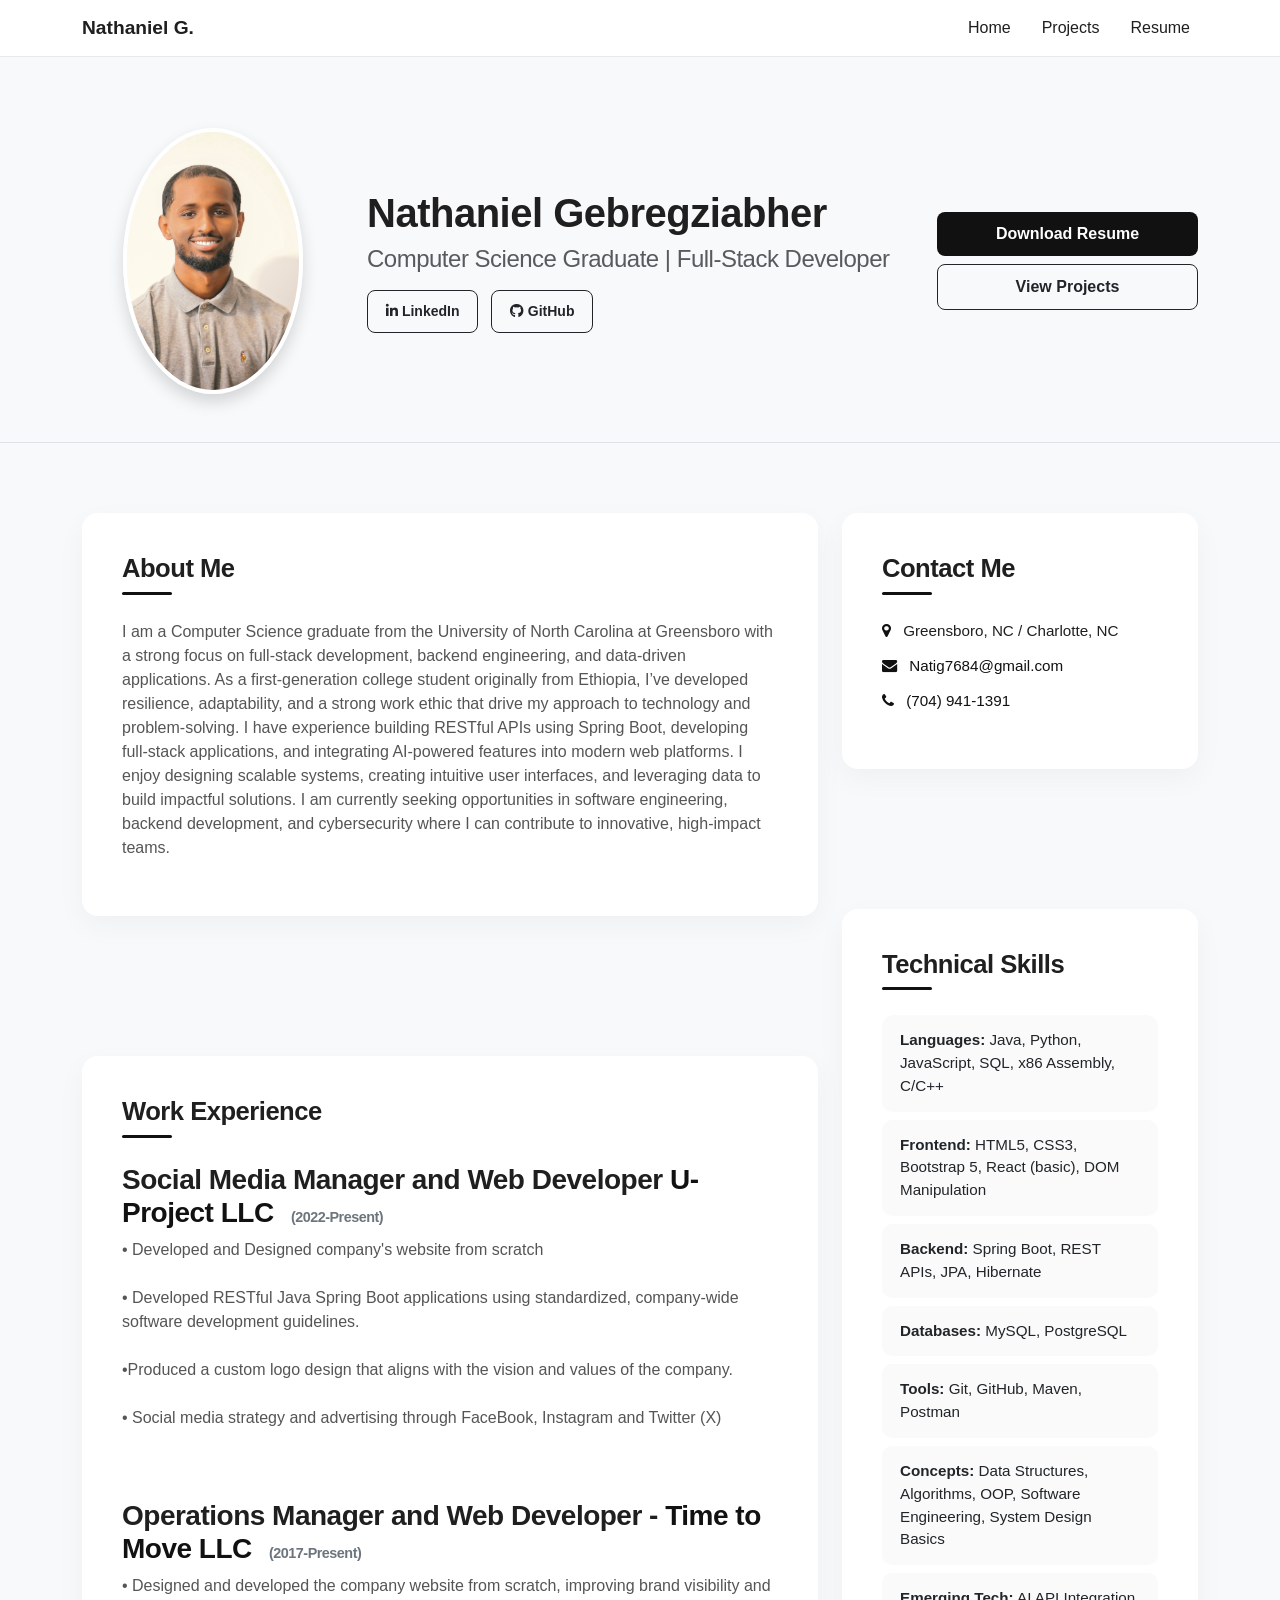
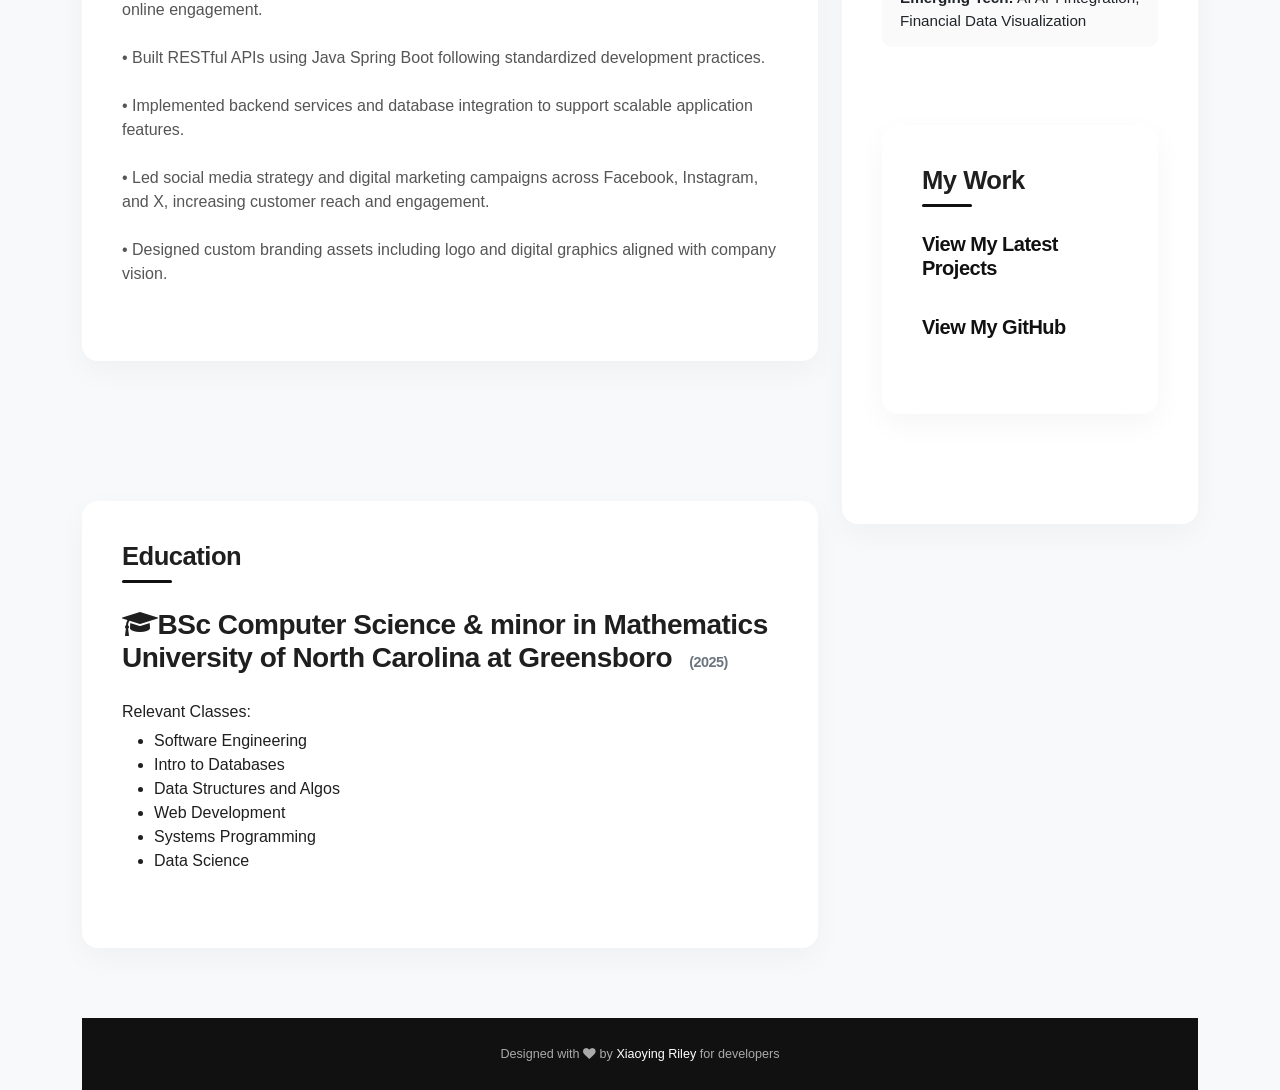
<file: index.html>
<!DOCTYPE html>
<html lang="en">

<head>
    <title>Nathaniel Gebregziabher</title>
    <!-- Meta -->
    <meta charset="utf-8">
    <meta http-equiv="X-UA-Compatible" content="IE=edge">
    <meta name="viewport" content="width=device-width, initial-scale=1.0">
    <link rel="shortcut icon" href="favicon.ico">
    <link href='http://fonts.googleapis.com/css?family=Lato:300,400,300italic,400italic' rel='stylesheet'
          type='text/css'>
    <link href='http://fonts.googleapis.com/css?family=Montserrat:400,700' rel='stylesheet' type='text/css'>
    <link href="https://cdn.jsdelivr.net/npm/bootstrap@5.3.2/dist/css/bootstrap.min.css" rel="stylesheet"/>
    <script>
        document.addEventListener("DOMContentLoaded", function () {

            const toggleBtn = document.getElementById("themeToggle");

            // Load saved theme
            if (localStorage.getItem("theme") === "dark") {
                document.body.classList.add("dark-mode");
            }

            if (toggleBtn) {
                toggleBtn.addEventListener("click", function () {
                    document.body.classList.toggle("dark-mode");

                    if (document.body.classList.contains("dark-mode")) {
                        localStorage.setItem("theme", "dark");
                    } else {
                        localStorage.setItem("theme", "light");
                    }
                });
            }

        });
    </script>
    <link rel="stylesheet"
          href="https://cdnjs.cloudflare.com/ajax/libs/font-awesome/6.0.0-beta3/css/all.min.css"/>
    <link href="https://cdn.jsdelivr.net/npm/bootstrap@5.3.0-alpha1/dist/css/bootstrap.min.css"
          rel="stylesheet"/>
    <link rel="stylesheet" href="assets/plugins/font-awesome/css/font-awesome.css">
    <link id="theme-style" rel="stylesheet" href="assets/css/styles.css">
</head>

<style>
    .center-image {
        display: block;
        margin: 0 auto;
    }

</style>

<nav class="navbar navbar-expand-lg fixed-top modern-navbar">
    <div class="container">
        <a class="navbar-brand fw-bold" href="index.html">
            Nathaniel G.
        </a>

        <button class="navbar-toggler" type="button" data-bs-toggle="collapse" data-bs-target="#navbarNav">
            <span class="navbar-toggler-icon"></span>
        </button>

        <div class="collapse navbar-collapse justify-content-end" id="navbarNav">
            <ul class="navbar-nav align-items-center">

                <li class="nav-item">
                    <a class="nav-link" href="index.html">Home</a>
                </li>

                <li class="nav-item">
                    <a class="nav-link" href="projects.html">Projects</a>
                </li>

                <li class="nav-item">
                    <a class="nav-link" href="assets/files/StackResume.pdf" target="_blank">
                        Resume
                    </a>
                </li>

               

            </ul>
        </div>
    </div>
</nav>
<script src="https://cdn.jsdelivr.net/npm/bootstrap@5.3.2/dist/js/bootstrap.bundle.min.js"></script>
<body>
<!-- ******HEADER****** -->
<header class="py-5 bg-light border-bottom">
  <div class="container">
    <div class="row align-items-center">

      <div class="col-md-3 text-center">
        <img src="assets/images/DSC_3402.jpg"
             class="img-fluid rounded-circle shadow"
             style="width:180px;">
      </div>

      <div class="col-md-6 text-center text-md-start mt-4 mt-md-0">
        <h1 class="fw-bold">Nathaniel Gebregziabher</h1>
        <h4 class="text-muted">Computer Science Graduate | Full-Stack Developer</h4>

        <div class="mt-3">
          <a href="http://linkedin.com/in/nathaniel-gebregziabher-b1441126b"
             class="btn btn-outline-dark btn-sm me-2">
             <i class="fab fa-linkedin"></i> LinkedIn
          </a>
          <a href="https://github.com/NateG1102"
             class="btn btn-outline-dark btn-sm">
             <i class="fab fa-github"></i> GitHub
          </a>
        </div>
      </div>

      <div class="col-md-3 text-center mt-4 mt-md-0">
        <a class="btn btn-dark w-100 mb-2"
           href="assets/files/StackResume.pdf" target="_blank">
           Download Resume
        </a>

        <a class="btn btn-outline-dark w-100"
           href="projects.html">
           View Projects
        </a>
      </div>

    </div>
  </div>
</header>
<!--//header-->
<!--//container-->
<div class="container sections-wrapper">
    <div class="row">
        <div class="primary col-md-8 col-sm-12 col-xs-12">
            <section class="about section">
                <div class="section-inner">
                    <h2 class="heading">About Me</h2>
                    <div class="content">
                        <p>
                            I am a Computer Science graduate from the University of North Carolina at Greensboro with a strong focus on
                            full-stack development, backend engineering, and data-driven applications.
                        
                            As a first-generation college student originally from Ethiopia, I’ve developed resilience, adaptability, and a
                            strong work ethic that drive my approach to technology and problem-solving.
                        
                            I have experience building RESTful APIs using Spring Boot, developing full-stack applications, and integrating
                            AI-powered features into modern web platforms. I enjoy designing scalable systems, creating intuitive user
                            interfaces, and leveraging data to build impactful solutions.
                        
                            I am currently seeking opportunities in software engineering, backend development, and cybersecurity where I can
                            contribute to innovative, high-impact teams.
                        </p>
                    </div>
                    <!--//content-->
                </div>
                <!--//section-inner-->
            </section>
            <!--//section-->
            <section class="experience section">
                <div class="section-inner">
                    <h2 class="heading">Work Experience</h2>
                    <div class="content">
                        <div class="item" name="Job1">
                            <h3 class="title">Social Media
                                Manager and Web Developer <span class="place">
                    <a href="#">U-Project LLC</a>
                  </span>
                                <span class="year">(2022-Present)</span>
                            </h3>
                            <p> • Developed and Designed company's website from scratch
                                <br> <br>
                                • Developed RESTful Java Spring Boot applications using standardized, company-wide
                                software development guidelines.
                                <br><br>
                                •Produced a custom logo design that aligns with the vision and values of the company.
                                <br><br>
                                • Social media strategy and advertising through FaceBook, Instagram and Twitter (X) </p>
                        </div>
                        <!--//item-->
                        <div class="item" name="Job2">
                            <h3 class="title"><br>Operations Manager and Web Developer  - <span class="place">
                    <a href="#">Time to Move LLC</a>
                  </span>
                                <span class="year">(2017-Present)</span>
                            </h3>
                            <p>
                                • Designed and developed the company website from scratch, improving brand visibility and online engagement.
                                <br><br>
                                • Built RESTful APIs using Java Spring Boot following standardized development practices.
                                <br><br>
                                • Implemented backend services and database integration to support scalable application features.
                                <br><br>
                                • Led social media strategy and digital marketing campaigns across Facebook, Instagram, and X, increasing customer
                                reach and engagement.
                                <br><br>
                                • Designed custom branding assets including logo and digital graphics aligned with company vision.
                            </p>
                        </div>
                    </div>
                    <!--//content-->
                </div>
                <!--//section-inner-->
            </section>
            <!--//section-->
            <section class="education section">
                <div class="section-inner">
                    <h2 class="heading">Education</h2>
                    <div class="content"></div>
                    <!--//item-->
                    <div class="item">
                        <h3 class="title">
                            <i class="fa fa-graduation-cap"></i>BSc Computer Science & minor in Mathematics
                            <span class="university"> <br>University of North Carolina at Greensboro</span> <span class="year">(2025)</span>
                        </h3>

                        <h6 class="university"> <br>Relevant Classes:</h6>
                        <ul>
                            <li>Software Engineering</li>
                            <li>Intro to Databases</li>
                            <li>Data Structures and Algos</li>
                            <li>Web Development</li>
                            <li>Systems Programming</li>
                            <li>Data Science</li>
                        </ul>
                    </div>
                    <!--//content-->
                </div>
                <!--//section-inner-->
            </section>

        </div>  <!--//primary-->
        <!--     // Aside-->
        <div class="secondary col-md-4 col-sm-12 col-xs-12">
            <aside class="info aside section">
                <div class="section-inner">
                    <h2 class="heading">Contact Me</h2>
                    <div class="content">
                        <ul class="list-unstyled">
                            <li>
                                <i class="fa fa-map-marker"></i>
                                <span class="sr-only">Location:</span>Greensboro, NC / Charlotte, NC
                            </li>
                            <li>
                                <i class="fa fa-envelope"></i>
                                <span class="sr-only">Email:</span>
                                <a href="mailto:Natig7684@gmail.com">Natig7684@gmail.com</a>
                            </li>

                            <li>
                                <i class="fa fa-phone"></i>
                                <span class="sr-only">Phone:</span>
                                <a href="tel:7049411391">(704) 941-1391</a>
                            </li>
                        </ul>
                    </div>
                    <!--//content-->
                </div>
                <!--//section-inner-->
            </aside>
            <!--//aside-->
            <aside class="skills aside section">
                <div class="section-inner">
                    <h2 class="heading">Technical Skills</h2>
                    
                    <ul class="list-group list-group-flush">
                    
                        <li class="list-group-item"><strong>Languages:</strong> Java, Python, JavaScript, SQL, x86 Assembly, C/C++</li>
                    
                        <li class="list-group-item"><strong>Frontend:</strong> HTML5, CSS3, Bootstrap 5, React (basic), DOM Manipulation
                        </li>
                    
                        <li class="list-group-item"><strong>Backend:</strong> Spring Boot, REST APIs, JPA, Hibernate</li>
                    
                        <li class="list-group-item"><strong>Databases:</strong> MySQL, PostgreSQL</li>
                    
                        <li class="list-group-item"><strong>Tools:</strong> Git, GitHub, Maven, Postman</li>
                    
                        <li class="list-group-item"><strong>Concepts:</strong> Data Structures, Algorithms, OOP, Software Engineering,
                            System Design Basics</li>
                    
                        <li class="list-group-item"><strong>Emerging Tech:</strong> AI API Integration, Financial Data Visualization</li>
                    
                    </ul>
            <!--//section-->
            <aside class="info section">
                <div class="section-inner">
                    <h2 class="heading">My Work</h2>
                    <div class="content">
                        <div class="item">
                            <h5><a href="projects.html">View My Latest Projects</a></h5>
                        </div>
                        <div class="item">
                            <h5><a href="https://github.com/NateG1102">View My GitHub</a></h5>
                        </div>


                    </div>
                    <!--//content-->
                </div>
                <!--//section-inner-->
            </aside>
            <!--//section-->
        </div>
        <!--//secondary-->
    </div>
    <!--//row-->
</div>
<!-- ******FOOTER****** -->
<footer class="footer">
    <div class="container text-center">
        <!--/* This template is released under the Creative Commons Attribution 3.0 License. Please keep the attribution link below when using for your own project. Thank you for your support. :) If you'd like to use the template without the attribution, you can check out other license options via our website: themes.3rdwavemedia.com */-->
        <small class="copyright">Designed with <i class="fa fa-heart"></i> by <a href="http://themes.3rdwavemedia.com"
                                                                                 target="_blank">Xiaoying Riley</a> for
            developers </small>
    </div>
    <!--//container-->
</footer>
<!--//footer-->

<!-- custom js -->
<script type="text/javascript" src="assets/js/main.js"></script>
</body>

</html>
</file>
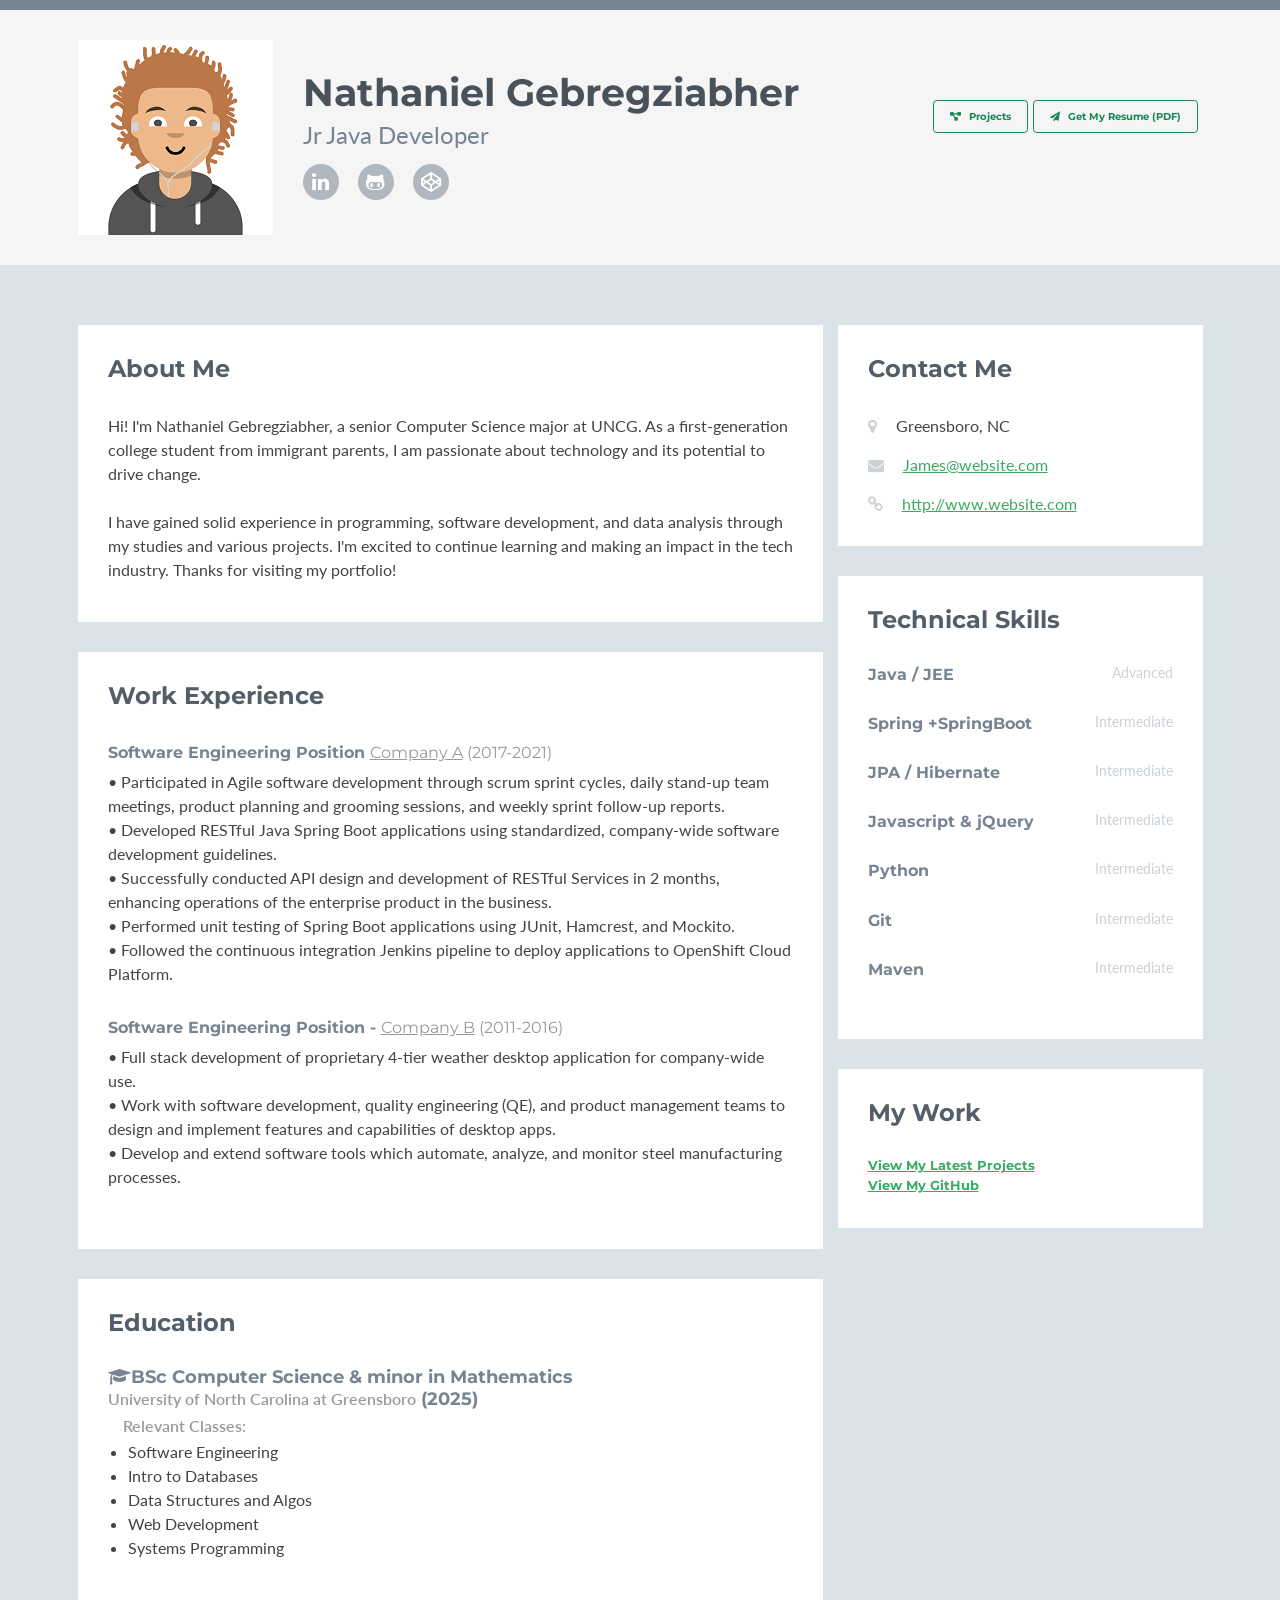
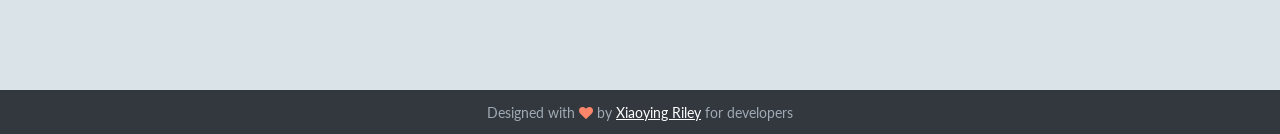
<file: uncg-csc340.github.io-main/index.html>
<!DOCTYPE html>
<html lang="en">

<head>
    <title>James Gosling</title>
    <!-- Meta -->
    <meta charset="utf-8">
    <meta http-equiv="X-UA-Compatible" content="IE=edge">
    <meta name="viewport" content="width=device-width, initial-scale=1.0">
    <link rel="shortcut icon" href="favicon.ico">
    <link href='http://fonts.googleapis.com/css?family=Lato:300,400,300italic,400italic' rel='stylesheet'
          type='text/css'>
    <link href='http://fonts.googleapis.com/css?family=Montserrat:400,700' rel='stylesheet' type='text/css'>
    <link rel="stylesheet" href="assets/plugins/bootstrap/css/bootstrap.min.css">
    <link rel="stylesheet"
          href="https://cdnjs.cloudflare.com/ajax/libs/font-awesome/6.0.0-beta3/css/all.min.css"/>
    <link href="https://cdn.jsdelivr.net/npm/bootstrap@5.3.0-alpha1/dist/css/bootstrap.min.css"
          rel="stylesheet"/>
    <link rel="stylesheet" href="assets/plugins/font-awesome/css/font-awesome.css">
    <link id="theme-style" rel="stylesheet" href="assets/css/styles.css">
</head>

<body>
<!-- ******HEADER****** -->
<header class="header">
    <div class="container">
        <img class="profile-image img-responsive pull-left" src="assets/images/avatar.png" alt="Avatar"/>
        <div class="profile-content pull-left">
            <h1 class="name">Nathaniel Gebregziabher</h1>
            <h2 class="desc">Jr Java Developer</h2>
            <ul class="social list-inline">
                <li class="list-inline-item">
                    <a href=http://linkedin.com/in/nathaniel-gebregziabher-b1441126b">
                        <i class="fa fa-linkedin"></i>
                    </a>
                </li>
                <li class="list-inline-item">
                    <a href="https://github.com/NateG1102">
                        <i class="fa fa-github-alt"></i>
                    </a>
                </li>

                <li class="list-inline-item last-item">
                    <a href="http://www.codepen.io">
                        <i class="fa fa-codepen"></i>
                    </a>
                </li>
            </ul>
        </div>
        <div class="col-12 col-md-auto pull-right">
            <a class="btn btn-outline-success me-2" href="assets/files/resume (1).pdf" target="_blank"><i
                    class="fa fa-paper-plane"></i>
                Get My Resume (PDF)</a>
        </div><!--//col-->
        <div class="col-12 col-md-auto pull-right">
            <a class="btn btn-outline-success me-2" href="projects.html" target="_blank"><i
                    class="fa fa-diagram-project"></i>
                Projects</a>
        </div><!--//col-->
    </div>
</header>
<!--//header-->
<!--//container-->
<div class="container sections-wrapper">
    <div class="row">
        <div class="primary col-md-8 col-sm-12 col-xs-12">
            <section class="about section">
                <div class="section-inner">
                    <h2 class="heading">About Me</h2>
                    <div class="content">
                        <p> Hi! I'm Nathaniel Gebregziabher, a senior Computer Science major at UNCG. As a first-generation college student from immigrant parents, I am passionate about technology and its potential to drive change.
                            <br><br>I have gained solid experience in programming, software development, and data analysis through my studies and various projects. I'm excited to continue learning and making an impact in the tech industry. Thanks for visiting my portfolio! </p>
                    </div>
                    <!--//content-->
                </div>
                <!--//section-inner-->
            </section>
            <!--//section-->
            <section class="experience section">
                <div class="section-inner">
                    <h2 class="heading">Work Experience</h2>
                    <div class="content">
                        <div class="item" name="Job1">
                            <h3 class="title">Software Engineering Position <span class="place">
                    <a href="#">Company A</a>
                  </span>
                                <span class="year">(2017-2021)</span>
                            </h3>
                            <p> • Participated in Agile software development through scrum sprint cycles, daily stand-up
                                team
                                meetings, product planning and grooming sessions, and weekly sprint follow-up reports.
                                <br>
                                • Developed RESTful Java Spring Boot applications using standardized, company-wide
                                software
                                development guidelines. <br>
                                • Successfully conducted API design and development of RESTful Services in 2 months,
                                enhancing
                                operations of the enterprise product in the business. <br>
                                • Performed unit testing of Spring Boot applications using JUnit, Hamcrest, and Mockito.
                                <br>
                                • Followed the continuous integration Jenkins pipeline to deploy applications to
                                OpenShift Cloud
                                Platform. </p>
                        </div>
                        <!--//item-->
                        <div class="item" name="Job2">
                            <h3 class="title">Software Engineering Position - <span class="place">
                    <a href="#">Company B</a>
                  </span>
                                <span class="year">(2011-2016)</span>
                            </h3>
                            <p> • Full stack development of proprietary 4-tier weather desktop application for
                                company-wide use.
                                <br>
                                • Work with software development, quality engineering (QE), and product management teams
                                to design and
                                implement features and capabilities of desktop apps. <br>
                                • Develop and extend software tools which automate, analyze, and monitor steel
                                manufacturing
                                processes.
                            </p>
                        </div>
                    </div>
                    <!--//content-->
                </div>
                <!--//section-inner-->
            </section>
            <!--//section-->
            <section class="education section">
                <div class="section-inner">
                    <h2 class="heading">Education</h2>
                    <div class="content"></div>
                    <!--//item-->
                    <div class="item">
                        <h3 class="title">
                            <i class="fa fa-graduation-cap"></i>BSc Computer Science & minor in Mathematics
                            <span class="university"> <br>University of North Carolina at Greensboro</span> <span class="year">(2025)</span>
                        </h3>

                        <h6 class="university">Relevant Classes:</h6>
                        <ul>
                            <li>Software Engineering</li>
                            <li>Intro to Databases</li>
                            <li>Data Structures and Algos</li>
                            <li>Web Development</li>
                            <li>Systems Programming</li>
                        </ul>
                    </div>
                    <!--//content-->
                </div>
                <!--//section-inner-->
            </section>

        </div>  <!--//primary-->
        <!--     // Aside-->
        <div class="secondary col-md-4 col-sm-12 col-xs-12">
            <aside class="info aside section">
                <div class="section-inner">
                    <h2 class="heading">Contact Me</h2>
                    <div class="content">
                        <ul class="list-unstyled">
                            <li>
                                <i class="fa fa-map-marker"></i>
                                <span class="sr-only">Location:</span>Greensboro, NC
                            </li>
                            <li>
                                <i class="fa fa-envelope"></i>
                                <span class="sr-only">Email:</span>
                                <a href="mailto:james@website.com">James@website.com</a>
                            </li>
                            <li>
                                <i class="fa fa-link"></i>
                                <span class="sr-only">Website:</span>
                                <a href="#">http://www.website.com</a>
                            </li>
                        </ul>
                    </div>
                    <!--//content-->
                </div>
                <!--//section-inner-->
            </aside>
            <!--//aside-->
            <aside class="skills aside section">
                <div class="section-inner">
                    <h2 class="heading">Technical Skills</h2>
                    <div class="content">
                        <div class="skillset">
                            <div class="item">
                                <h3 class="level-title">Java / JEE <span class="level-label" data-placement="left"
                                                                         data-animation="true">Advanced</span>
                                </h3>
                                <!--
                                  <div class="level-bar">
                                    <div class="level-bar-inner" data-level="80%"></div>
                                  </div>//level-bar-->
                            </div>
                            <!--//item-->
                            <div class="item">
                                <h3 class="level-title">Spring +SpringBoot <span class="level-label"
                                                                                 data-placement="left"
                                                                                 data-animation="true">Intermediate</span>
                                </h3>
                            </div>
                            <!--//item-->
                            <div class="item">
                                <h3 class="level-title">JPA / Hibernate <span class="level-label" data-placement="left"
                                                                              data-animation="true">Intermediate</span>
                                </h3>
                                <!-- <div class="level-bar"><div class="level-bar-inner" data-level="80%"></div></div>//level-bar-->
                            </div>
                            <!--//item-->
                            <!--//item-->
                            <div class="item">
                                <h3 class="level-title">Javascript &amp; jQuery <span class="level-label"
                                                                                      data-placement="left"
                                                                                      data-animation="true">Intermediate</span>
                                </h3>
                            </div>

                            <!--//item-->
                            <div class="item">
                                <h3 class="level-title">Python <span class="level-label">Intermediate</span>
                                </h3>
                            </div>
                            <!--//item-->
                            <div class="item">
                                <h3 class="level-title">Git <span class="level-label">Intermediate</span>
                                </h3>
                                <!--//level-bar-->
                                <!--<div class="level-bar"><div class="level-bar-inner" data-level="45%"></div></div>
                                    -->
                            </div>
                            <!--//item-->
                            <div class="item">
                                <h3 class="level-title">Maven <span class="level-label">Intermediate</span>
                                </h3>
                            </div>
                            <!--//item-->
                        </div>
                    </div>
                    <!--//content-->
                </div>
                <!--//section-inner-->
            </aside>
            <!--//section-->
            <aside class="info section">
                <div class="section-inner">
                    <h2 class="heading">My Work</h2>
                    <div class="content">
                        <div class="item">
                            <h5><a href="projects.html">View My Latest Projects</a></h5>
                        </div>
                        <div class="item">
                            <h5><a href="github.com">View My GitHub</a></h5>
                        </div>


                    </div>
                    <!--//content-->
                </div>
                <!--//section-inner-->
            </aside>
            <!--//section-->
        </div>
        <!--//secondary-->
    </div>
    <!--//row-->
</div>
<!-- ******FOOTER****** -->
<footer class="footer">
    <div class="container text-center">
        <!--/* This template is released under the Creative Commons Attribution 3.0 License. Please keep the attribution link below when using for your own project. Thank you for your support. :) If you'd like to use the template without the attribution, you can check out other license options via our website: themes.3rdwavemedia.com */-->
        <small class="copyright">Designed with <i class="fa fa-heart"></i> by <a href="http://themes.3rdwavemedia.com"
                                                                                 target="_blank">Xiaoying Riley</a> for
            developers </small>
    </div>
    <!--//container-->
</footer>
<!--//footer-->
<!-- Javascript -->
<script type="text/javascript" src="assets/plugins/jquery-1.11.3.min.js"></script>
<script type="text/javascript" src="assets/plugins/bootstrap/js/bootstrap.min.js"></script>
<script type="text/javascript" src="assets/plugins/jquery-rss/dist/jquery.rss.min.js"></script>
<!-- custom js -->
<script type="text/javascript" src="assets/js/main.js"></script>
</body>

</html>
</file>
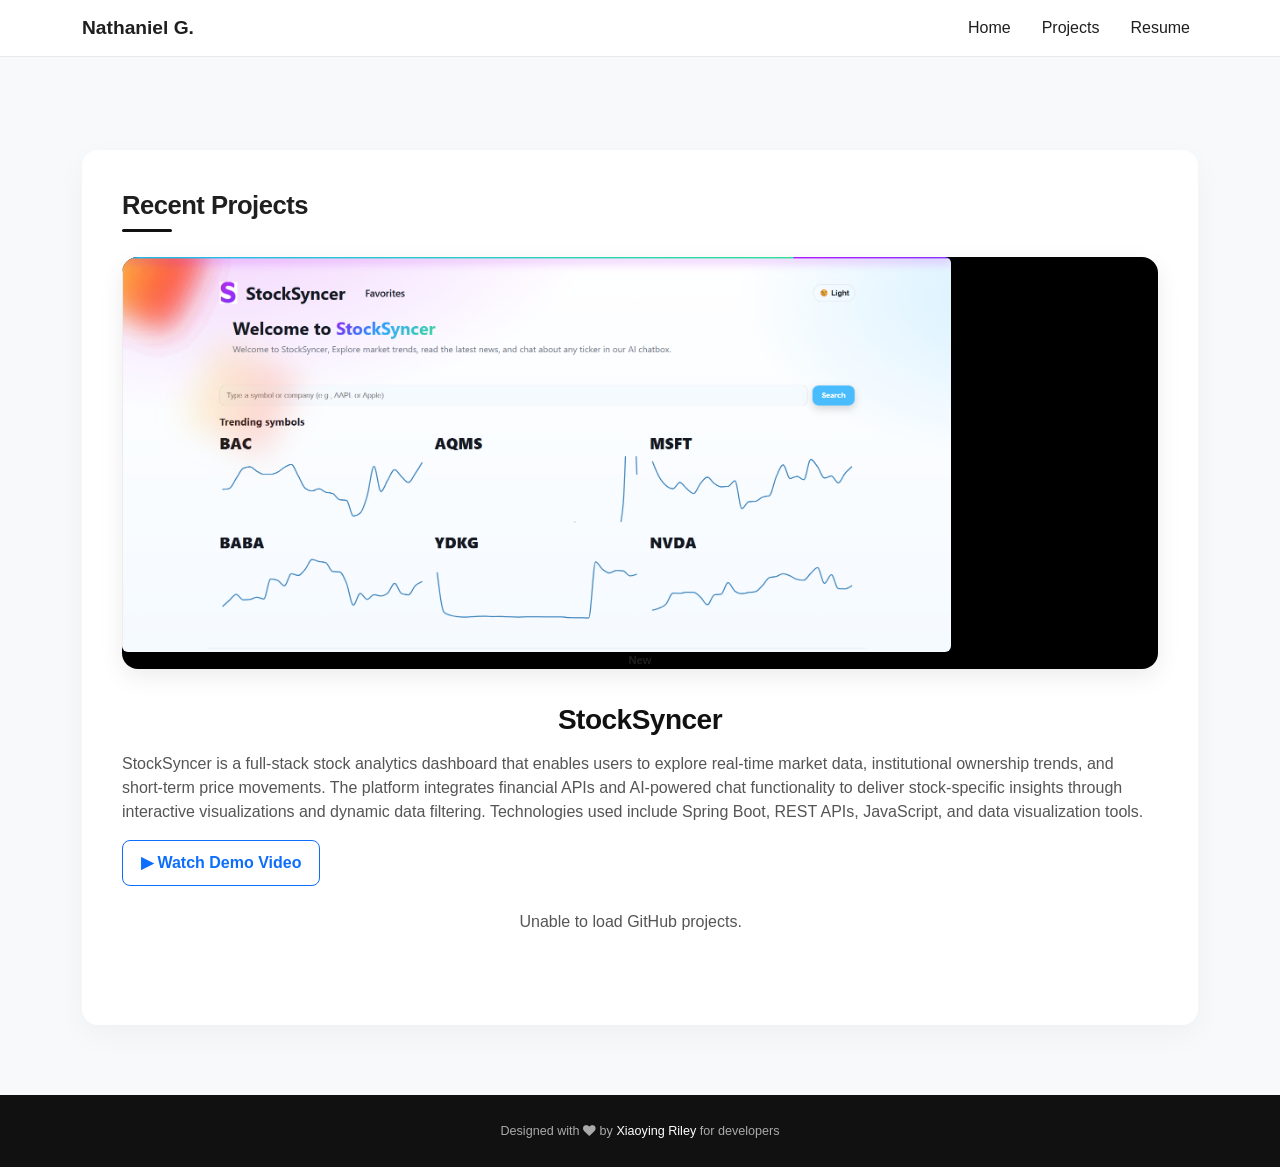
<file: projects.html>
<!DOCTYPE html>
<html lang="en">
<head>
    <title>Nathaniel Gebregziabher - Projects</title>
    <!-- Meta -->
    <meta charset="utf-8">
    <meta http-equiv="X-UA-Compatible" content="IE=edge">
    <meta name="viewport" content="width=device-width, initial-scale=1.0">
    <link rel="shortcut icon" href="favicon.ico">
    <link href='http://fonts.googleapis.com/css?family=Lato:300,400,300italic,400italic' rel='stylesheet'
          type='text/css'>
    <link href='http://fonts.googleapis.com/css?family=Montserrat:400,700' rel='stylesheet' type='text/css'>
    <!-- Global CSS -->
    <link href="https://cdn.jsdelivr.net/npm/bootstrap@5.3.2/dist/css/bootstrap.min.css" rel="stylesheet"/>
    <link rel="stylesheet"
          href="https://cdnjs.cloudflare.com/ajax/libs/font-awesome/6.0.0-beta3/css/all.min.css"/>
    <link href="https://cdn.jsdelivr.net/npm/bootstrap@5.3.0-alpha1/dist/css/bootstrap.min.css"
          rel="stylesheet"/>
          
    <!--    Plugins CSS-->
    <link rel="stylesheet" href="assets/plugins/font-awesome/css/font-awesome.css">
    <!-- Theme CSS -->
    <link id="theme-style" rel="stylesheet" href="assets/css/styles.css">
</head>
<script src="https://cdn.jsdelivr.net/npm/bootstrap@5.3.2/dist/js/bootstrap.bundle.min.js"></script>

<script>
document.addEventListener("DOMContentLoaded", function () {

  const username = "NateG1102";
  const gallery = document.getElementById("gallery");

  fetch(`https://api.github.com/users/${username}/repos?sort=updated`)
    .then(response => response.json())
    .then(repos => {

      repos
        .filter(repo => !repo.fork)
        .slice(0, 6)
        .forEach(repo => {

          const card = document.createElement("div");
          card.className = "col";

          card.innerHTML = `
            <div class="card h-100 shadow-sm">
              <div class="card-body d-flex flex-column">
                <h5 class="card-title">${repo.name}</h5>
                <p class="card-text">
                  ${repo.description ? repo.description : "No description provided."}
                </p>
                <div class="mt-auto">
                  <a href="${repo.html_url}" target="_blank"
                     class="btn btn-dark btn-sm">
                     View on GitHub
                  </a>
                </div>
              </div>
            </div>
          `;

          gallery.appendChild(card);
        });

    })
    .catch(error => {
      gallery.innerHTML = "<p>Unable to load GitHub projects.</p>";
      console.error(error);
    });

});
</script>

<body>
<!-- ******HEADER****** -->
<nav class="navbar navbar-expand-lg fixed-top modern-navbar">
    <div class="container">
        <a class="navbar-brand fw-bold" href="index.html">
            Nathaniel G.
        </a>

        <button class="navbar-toggler" type="button" data-bs-toggle="collapse" data-bs-target="#navbarNav"
            aria-controls="navbarNav" aria-expanded="false" aria-label="Toggle navigation">
            <span class="navbar-toggler-icon"></span>
        </button>

        <div class="collapse navbar-collapse justify-content-end" id="navbarNav">
            <ul class="navbar-nav align-items-center">

                <li class="nav-item">
                    <a class="nav-link" href="index.html">Home</a>
                </li>

                <li class="nav-item">
                    <a class="nav-link active" href="projects.html">Projects</a>
                </li>

                <li class="nav-item">
                    <a class="nav-link" href="assets/files/StackResume.pdf" target="_blank">
                        Resume
                    </a>
                </li>

                
            </ul>
        </div>
    </div>
</nav>
<div class="container sections-wrapper">
    <div class="primary ">
        <!--//section-->
        <section class="latest section">
            <div class="section-inner" id="projects" name="projects">
                <h2 class="heading">Recent Projects</h2>
                <div class="item featured text-center">

                    <div class="featured-image has-ribbon" style="background-color:black">
                            <img class="img-fluid project-image rounded shadow-sm"
                                 src="assets/images/Stock.png" alt="project name"
                                 style="width:80%"/>
                        </a>
                        <div class="ribbon">
                            <div class="text">New</div>
                        </div>
                    </div>

                    <h3 class="title mb-3"><a href="https://github.com/NateG1102/Capstone"
                                              target="_blank"> <br>StockSyncer</a>
                    </h3>

                    <div class="desc text-start">
<p>
    StockSyncer is a full-stack stock analytics dashboard that enables users to explore real-time market data,
    institutional ownership trends, and short-term price movements.

    The platform integrates financial APIs and AI-powered chat functionality to deliver stock-specific insights through
    interactive visualizations and dynamic data filtering.

    Technologies used include Spring Boot, REST APIs, JavaScript, and data visualization tools.
</p>                  <a href="assets/images/project vid (1).mp4"
   class="btn btn-outline-primary">
    ▶ Watch Demo Video
</a>
                    
                <!--//content comes from API-->
                <div id="gallery"
                     class="row row-cols-1 row-cols-md-4 g-4 justify-content-center mt-auto github-link">

                </div>
            </div>
            <!--//section-inner-->
        </section>
        <!--//section-->
    </div>
</div>

<!-- ******FOOTER****** -->
<footer class="footer">
    <div class="container text-center">
        <!--/* This template is released under the Creative Commons Attribution 3.0 License. Please keep the attribution link below when using for your own project. Thank you for your support. :) If you'd like to use the template without the attribution, you can check out other license options via our website: themes.3rdwavemedia.com */-->
        <small class="copyright">Designed with <i class="fa fa-heart"></i> by <a href="http://themes.3rdwavemedia.com"
                                                                                 target="_blank">Xiaoying Riley</a> for
            developers </small>
    </div>
    <!--//container-->
</footer>
<!--//footer-->

<!-- custom js -->
<script type="text/javascript" src="assets/js/main.js"></script>

</body>
</html>
</file>
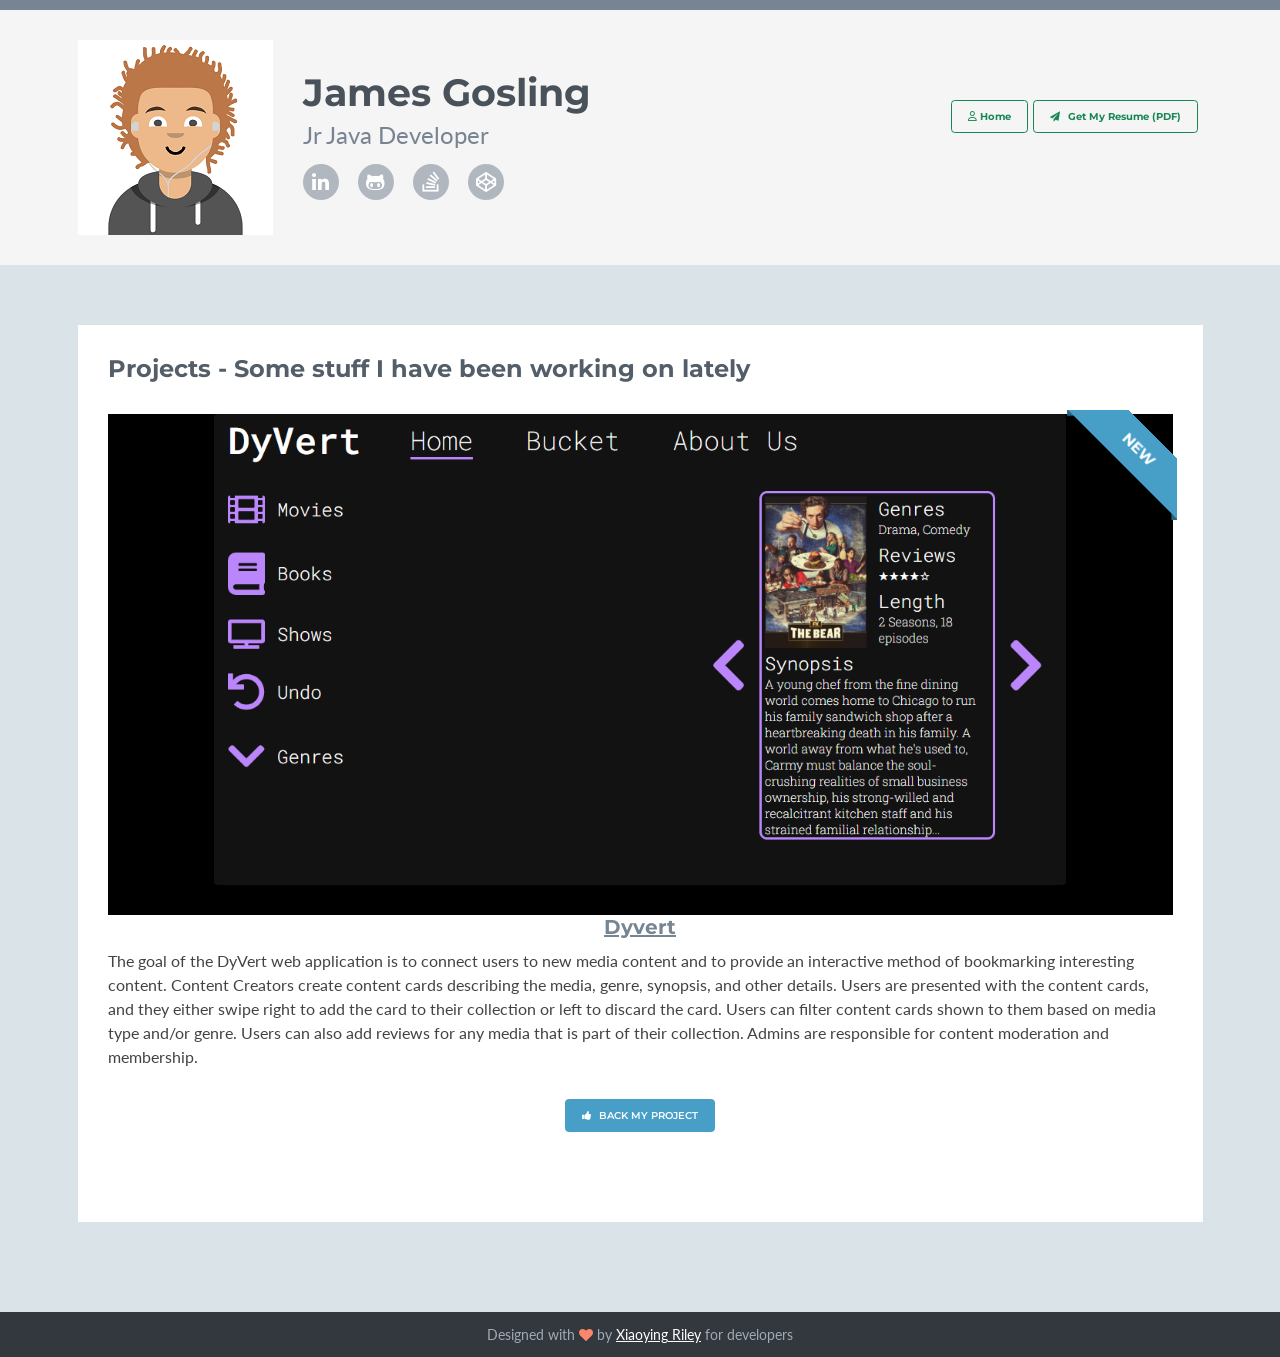
<file: uncg-csc340.github.io-main/projects.html>
<!DOCTYPE html>
<html lang="en">
<head>
    <title>James Gosling - Projects</title>
    <!-- Meta -->
    <meta charset="utf-8">
    <meta http-equiv="X-UA-Compatible" content="IE=edge">
    <meta name="viewport" content="width=device-width, initial-scale=1.0">
    <link rel="shortcut icon" href="favicon.ico">
    <link href='http://fonts.googleapis.com/css?family=Lato:300,400,300italic,400italic' rel='stylesheet'
          type='text/css'>
    <link href='http://fonts.googleapis.com/css?family=Montserrat:400,700' rel='stylesheet' type='text/css'>
    <!-- Global CSS -->
    <link rel="stylesheet" href="assets/plugins/bootstrap/css/bootstrap.min.css">
    <link rel="stylesheet"
          href="https://cdnjs.cloudflare.com/ajax/libs/font-awesome/6.0.0-beta3/css/all.min.css"/>
    <link href="https://cdn.jsdelivr.net/npm/bootstrap@5.3.0-alpha1/dist/css/bootstrap.min.css"
          rel="stylesheet"/>
    <!--    Plugins CSS-->
    <link rel="stylesheet" href="assets/plugins/font-awesome/css/font-awesome.css">
    <!-- Theme CSS -->
    <link id="theme-style" rel="stylesheet" href="assets/css/styles.css">
</head>
<body>
<!-- ******HEADER****** -->
<header class="header">
    <div class="container">
        <img class="profile-image img-responsive pull-left" src="assets/images/avatar.png" alt="Avatar"/>
        <div class="profile-content pull-left">
            <h1 class="name">James Gosling</h1>
            <h2 class="desc">Jr Java Developer</h2>
            <ul class="social list-inline">
                <li class="list-inline-item">
                    <a href="http://www.linkedin.com">
                        <i class="fa fa-linkedin"></i>
                    </a>
                </li>
                <li class="list-inline-item">
                    <a href="http://github.com/CSC340-sp24">
                        <i class="fa fa-github-alt"></i>
                    </a>
                </li>
                <li class="list-inline-item">
                    <a href="http://www.stackoverflow.com">
                        <i class="fa fa-stack-overflow"></i>
                    </a>
                </li>
                <li class="list-inline-item last-item">
                    <a href="http://www.codepen.io">
                        <i class="fa fa-codepen"></i>
                    </a>
                </li>
            </ul>
        </div>
        <div class="col-12 col-md-auto pull-right">
            <a class="btn btn-outline-success me-2" href="assets/files/resume.pdf" target="_blank"><i
                    class="fa fa-paper-plane"></i>
                Get My Resume (PDF)</a>
        </div><!--//col-->
        <div class="col-12 col-md-auto pull-right">
            <a class="btn btn-outline-success me-2" href="index.html" target="_blank"><i
                    class="fa-regular fa-user"></i>
                Home</a>
        </div><!--//col-->
    </div>
    <!--//container-->
</header>
<div class="container sections-wrapper">
    <div class="primary ">
        <!--//section-->
        <section class="latest section">
            <div class="section-inner" id="projects" name="projects">
                <h2 class="heading">Projects - Some stuff I have been working on lately</h2>
                <div class="item featured text-center">

                    <div class="featured-image has-ribbon" style="background-color:black">
                        <a href="https://github.com/uncg-csc340/dyvert" target="_blank">
                            <img class="img-fluid project-image rounded shadow-sm"
                                 src="assets/images/projects/dyvert.png" alt="project name"
                                 style="width:80%"/>
                        </a>
                        <div class="ribbon">
                            <div class="text">New</div>
                        </div>
                    </div>

                    <h3 class="title mb-3"><a href="https://github.com/uncg-csc340/dyvert"
                                              target="_blank">Dyvert</a>
                    </h3>

                    <div class="desc text-start">
                        <p>The goal of the DyVert web application is to connect users to new media content and to
                            provide an interactive method of bookmarking interesting content. Content Creators
                            create content cards describing the media, genre, synopsis, and other details. Users are
                            presented with the content cards, and they either swipe right to add the card to their
                            collection or left to discard the card. Users can filter content cards shown to them
                            based on media type and/or genre. Users can also add reviews for any media that is part
                            of their collection. Admins are responsible for content moderation and membership. </p>
                    </div><!--//desc-->
                    <a class="btn btn-cta-secondary" href="https://github.com/uncg-csc340/dyvert" target="_blank"><i
                            class="fa fa-thumbs-up"></i> Back my project</a>
                </div><!--//item-->
                <!--//content comes from API-->
                <div id="gallery"
                     class="row row-cols-1 row-cols-md-4 g-4 justify-content-center mt-auto github-link">

                </div>
            </div>
            <!--//section-inner-->
        </section>
        <!--//section-->
    </div>
</div>

<!-- ******FOOTER****** -->
<footer class="footer">
    <div class="container text-center">
        <!--/* This template is released under the Creative Commons Attribution 3.0 License. Please keep the attribution link below when using for your own project. Thank you for your support. :) If you'd like to use the template without the attribution, you can check out other license options via our website: themes.3rdwavemedia.com */-->
        <small class="copyright">Designed with <i class="fa fa-heart"></i> by <a href="http://themes.3rdwavemedia.com"
                                                                                 target="_blank">Xiaoying Riley</a> for
            developers </small>
    </div>
    <!--//container-->
</footer>
<!--//footer-->
<!-- Javascript -->
<script type="text/javascript" src="assets/plugins/jquery-1.11.3.min.js"></script>
<script type="text/javascript" src="assets/plugins/bootstrap/js/bootstrap.min.js"></script>
<script type="text/javascript" src="assets/plugins/jquery-rss/dist/jquery.rss.min.js"></script>
<!-- custom js -->
<script type="text/javascript" src="assets/js/main.js"></script>

</body>
</html>
</file>
<file: assets/css/styles.css>
/* ================================
   MODERN PORTFOLIO CSS
   Nathaniel Gebregziabher
================================ */
/* ===============================
   LIGHT / DARK MODE VARIABLES
================================ */

:root {
  --bg-color: #f8f9fb;
  --card-bg: #ffffff;
  --text-color: #1f1f1f;
  --muted-text: #6c757d;
  --border-color: #eaeaea;
  --nav-bg: #ffffff;
  --btn-bg: #111;
  --btn-text: #ffffff;
}

body.dark-mode {
  --bg-color: #0f1115;
  --card-bg: #181a20;
  --text-color: #f1f1f1;
  --muted-text: #a0a3aa;
  --border-color: #2a2d35;
  --nav-bg: #14161b;
  --btn-bg: #ffffff;
  --btn-text: #111;
}
/* ===== GLOBAL RESET ===== */

* {
  margin: 0;
  padding: 0;
  box-sizing: border-box;
}

body {
  background-color: var(--bg-color);
  color: var(--text-color);
  font-family: 'Inter', sans-serif;
  transition: background 0.3s ease, color 0.3s ease;
  padding-top: 80px;
}
/* ===== MODERN NAVBAR ===== */

.modern-navbar {
  background: var(--card-bg);
  border-bottom: 1px solid var(--border-color);
  backdrop-filter: blur(10px);
  transition: all 0.3s ease;
  z-index: 1000;
}

.navbar-brand {
  font-size: 1.2rem;
  color: var(--text-color);
}

.nav-link {
  color: var(--text-color) !important;
  font-weight: 500;
  margin-left: 15px;
  position: relative;
}

.nav-link::after {
  content: "";
  position: absolute;
  bottom: -4px;
  left: 0;
  width: 0%;
  height: 2px;
  background: var(--text-color);
  transition: width 0.3s ease;
}

.nav-link:hover::after {
  width: 100%;
}

.navbar-toggler {
  border: none;
}

/* ===== TYPOGRAPHY ===== */

h1, h2, h3, h4, h5 {
  font-weight: 700;
  letter-spacing: -0.5px;
}

h1 {
  font-size: 2.5rem;
}

h2.heading {
  font-size: 1.6rem;
  margin-bottom: 25px;
  position: relative;
}

h2.heading::after {
  content: "";
  display: block;
  width: 50px;
  height: 3px;
  background: #111;
  margin-top: 8px;
  border-radius: 5px;
}

p {
  color: #555;
}

/* ===== HEADER ===== */

header {
  background: #ffffff;
  border-bottom: 1px solid #eaeaea;
}

header img {
  border: 4px solid #fff;
  transition: transform 0.3s ease;
}

header img:hover {
  transform: scale(1.03);
}

header h4 {
  font-weight: 500;
  color: #6c757d;
}

/* ===== BUTTONS ===== */

.btn {
  border-radius: 8px;
  padding: 10px 18px;
  font-weight: 600;
  transition: all 0.25s ease;
}

.btn-dark {
  background: #111;
  border: none;
}

.btn-dark:hover {
  background: #000;
  transform: translateY(-2px);
  box-shadow: 0 8px 20px rgba(0,0,0,0.15);
}

.btn-outline-dark:hover {
  background: #111;
  color: #fff;
  transform: translateY(-2px);
}

/* ===== SECTION LAYOUT ===== */

.section {
  padding: 70px 0;
}

.section-inner {
  background: #ffffff;
  padding: 40px;
  border-radius: 16px;
  box-shadow: 0 10px 30px rgba(0,0,0,0.04);
  transition: all 0.3s ease;
}

.section-inner:hover {
  box-shadow: 0 14px 40px rgba(0,0,0,0.08);
}

/* ===== EXPERIENCE ===== */

.item {
  margin-bottom: 35px;
}

.title {
  font-weight: 600;
  margin-bottom: 8px;
}

.place a {
  text-decoration: none;
  color: #111;
  font-weight: 600;
}

.place a:hover {
  color: #0d6efd;
}

.year {
  font-size: 0.9rem;
  color: #6c757d;
  margin-left: 10px;
}

/* ===== SKILLS SECTION ===== */

.skills ul {
  border-radius: 12px;
  overflow: hidden;
}

.skills .list-group-item {
  border: none;
  padding: 14px 18px;
  font-size: 0.95rem;
  background: #fafafa;
  margin-bottom: 8px;
  border-radius: 10px;
  transition: all 0.2s ease;
}

.skills .list-group-item:hover {
  background: #f1f3f6;
  transform: translateX(4px);
}

/* ===== CONTACT INFO ===== */

.info ul li {
  margin-bottom: 12px;
  font-size: 0.95rem;
}

.info i {
  margin-right: 8px;
  color: #111;
}

/* ===== PROJECTS PAGE ===== */

/* ===== PROJECT FIX ===== */

.featured-image {
  border-radius: 16px;
  overflow: hidden;
  box-shadow: 0 8px 25px rgba(0,0,0,0.08);
  transition: all 0.3s ease;
  margin-top: 20px;
}

.featured-image:hover {
  transform: translateY(-4px);
}

.project-image {
  width: 100%;
  height: auto;
  display: block;
}

.project-image:hover {
  transform: scale(1.03);
}

.ribbon .text {
  font-size: 0.7rem;
  font-weight: 600;
}

/* ===== CARDS (If You Add More Projects Later) ===== */

.card {
  border: none;
  border-radius: 16px;
  box-shadow: 0 8px 25px rgba(0,0,0,0.05);
  transition: all 0.3s ease;
}

.card:hover {
  transform: translateY(-6px);
  box-shadow: 0 15px 35px rgba(0,0,0,0.1);
}

/* ===== LINKS ===== */

a {
  color: #111;
  text-decoration: none;
  transition: all 0.2s ease;
}

a:hover {
  color: #0d6efd;
}

/* ===== FOOTER ===== */

footer {
  background: #111;
  color: #aaa;
  padding: 25px 0;
  font-size: 0.9rem;
}

footer a {
  color: #fff;
}

footer a:hover {
  color: #0d6efd;
}

/* ===== RESPONSIVE IMPROVEMENTS ===== */

@media (max-width: 768px) {

  .section-inner {
    padding: 25px;
  }

  header h1 {
    font-size: 2rem;
  }

  .btn {
    padding: 8px 14px;
  }

}

/* ===== SMOOTH FADE IN ANIMATION ===== */

.section-inner {
  animation: fadeInUp 0.8s ease forwards;
}

@keyframes fadeInUp {
  from {
    opacity: 0;
    transform: translateY(15px);
  }
  to {
    opacity: 1;
    transform: translateY(0);
  }
}
</file>
<file: uncg-csc340.github.io-main/assets/css/styles.css>
/*   
 * Template Name: Developer - Responsive Website Template for Developers
 * Version: 1.5
 * Author: Xiaoying Riley
 * Twitter: @3rdwave_themes
 * License: Creative Commons Attribution 3.0 License
 * Website: http://themes.3rdwavemedia.com/
*/
/* ======= Base ======= */
body {
  font-family: 'Lato', arial, sans-serif;
  color: #434343;
  background: #DAE3E7;
  font-size: 16px;
  -webkit-font-smoothing: antialiased;
  -moz-osx-font-smoothing: grayscale;
}
h1,
h2,
h3,
h4,
h5,
h6 {
  font-family: 'Montserrat', sans-serif;
  font-weight: 700;
  color: #778492;
}
a {
  color: #3AAA64;
  -webkit-transition: all 0.4s ease-in-out;
  -moz-transition: all 0.4s ease-in-out;
  -ms-transition: all 0.4s ease-in-out;
  -o-transition: all 0.4s ease-in-out;
}
a:hover {
  text-decoration: underline;
  color: #5f6b77;
  color: #2d844e;
}
a:focus {
  text-decoration: none;
}
.btn,
a.btn {
  -webkit-transition: all 0.4s ease-in-out;
  -moz-transition: all 0.4s ease-in-out;
  -ms-transition: all 0.4s ease-in-out;
  -o-transition: all 0.4s ease-in-out;
  font-family: 'Montserrat', arial, sans-serif;
  padding: 8px 16px;
  font-weight: bold;
}
.btn .fa,
a.btn .fa {
  margin-right: 5px;
}
.btn:focus,
a.btn:focus {
  color: #fff;
}
a.btn-cta-primary,
.btn-cta-primary {
  background: #54ba4e;
  border: 1px solid #54ba4e;
  color: #fff;
  font-weight: 600;
  text-transform: uppercase;
}
a.btn-cta-primary:hover,
.btn-cta-primary:hover {
  background: #49ac43;
  border: 1px solid #49ac43;
  color: #fff;
}
a.btn-cta-secondary,
.btn-cta-secondary {
  background: #479FC8;
  border: 1px solid #479FC8;
  color: #fff;
  font-weight: 600;
  text-transform: uppercase;
}
a.btn-cta-secondary:hover,
.btn-cta-secondary:hover {
  background: #3893bd;
  border: 1px solid #3893bd;
  color: #fff;
}
.text-highlight {
  color: #32383e;
}
.label-theme {
  background: #3AAA64;
  font-size: 12px;
}
a.dotted-link {
  border-bottom: 1px dotted #778492;
  color: #778492;
}
a.dotted-link:hover {
  text-decoration: none;
  color: #49515a;
}
/*
iframe {

    .header {
        padding: 0;
    }
}

.iframe-wrapper {
    overflow: auto;
    -webkit-overflow-scrolling:touch;
}
*/
/* ======= Header ======= */
.header {
  padding: 30px 0;
  background: #f5f5f5;
  border-top: 10px solid #778492;
}
.header .btn {
  margin-top: 60px;
  font-weight: bold;
}
.header .profile-image {
  margin-right: 30px;
}
.header .profile-content .name {
  color: #49515a;
  font-size: 38px;
  margin-bottom: 5px;
  margin-top: 30px;
}
.header .profile-content .desc {
  color: #778492;
  font-family: "Lato", arial, sans-serif;
  font-weight: 400;
  font-size: 24px;
  margin-top: 0;
  margin-bottom: 15px;
}
.header .profile-content .social a {
  background: #b0b7bf;
  width: 36px;
  height: 36px;
  display: inline-block;
  -webkit-border-radius: 50%;
  -moz-border-radius: 50%;
  -ms-border-radius: 50%;
  -o-border-radius: 50%;
  border-radius: 50%;
  -moz-background-clip: padding;
  -webkit-background-clip: padding-box;
  background-clip: padding-box;
  color: #fff;
  text-align: center;
}
.header .profile-content .social a:hover {
  background: #778492;
}
.header .profile-content .social a .fa {
  font-size: 20px;
  padding-top: 8px;
}
/* ======= Sections======= */
.sections-wrapper {
  padding-top: 60px;
  padding-bottom: 60px;
}
.section {
  margin-bottom: 30px;
}
.section .section-inner {
  background: #fff;
  padding: 30px;
}
.section .heading {
  margin-top: 0;
  margin-bottom: 30px;
  color: #545e69;
  font-size: 24px;
}
.section .content .more-link .fa {
  margin-right: 5px;
  font-size: 14px;
}
/* About Section */
/* Latest Section */
/* Latest Section */
.latest .item {
  margin-bottom: 30px;
}

.latest .item .title {
  font-size: 18px;
  margin-top: 0;
}

.latest .item .title .label {
  margin-left: 5px;
  font-size: 12px;
}

.latest .item .title a {
  color: #778492;
}

.latest .item .title a:hover {
  color: #5f6b77;
}

.latest .item .project-image:hover {
  -webkit-opacity: 0.8;
  -moz-opacity: 0.8;
  opacity: 0.8;
}

.latest .divider {
  margin-bottom: 60px;
}

.latest .featured {
  margin-bottom: 60px;
}

.latest .featured .title {
  font-size: 20px;
  margin-bottom: 5px;
  font-size: 20px;
}

.latest .featured .summary {
  margin-bottom: 30px;
  color: #778492;
}

.latest .featured img {
  margin-bottom: 30px;
}

.latest .featured-image {
  position: relative;
}

.latest .featured .desc {
  margin-bottom: 30px;
}

.latest .has-ribbon {
  position: relative;
  display: inline-block;
}

.latest .has-ribbon .text {
  background: #3AAA64;
  color: #fff;
}

.latest .has-ribbon .ribbon {
  position: absolute;
  top: -4px;
  right: -4px;
  width: 110px;
  height: 110px;
  overflow: hidden;
}

.latest .has-ribbon .ribbon .text {
  font-family: 'Montserrat', sans-serif;
  position: relative;
  left: -8px;
  top: 18px;
  width: 158px;
  padding: 10px 10px;
  font-size: 15px;
  font-weight: bold;
  text-align: center;
  text-transform: uppercase;
  color: #fff;
  background-color: #479FC8;
  -webkit-transform: rotate(45deg) translate3d(0, 0, 0);
  -moz-transform: rotate(45deg) translate3d(0, 0, 0);
  -ms-transform: rotate(45deg) translate3d(0, 0, 0);
  -o-transform: rotate(45deg) translate3d(0, 0, 0);
  }

.latest .has-ribbon .ribbon .text:before, .latest .has-ribbon .ribbon .text:after {
  content: '';
  position: absolute;
  bottom: -5px;
  border-top: 5px solid #276582;
  border-left: 5px solid transparent;
  border-right: 5px solid transparent;
}

.latest .has-ribbon .ribbon .text:before {
  left: 0;
}

.latest .has-ribbon .ribbon .text:after {
  right: 0;
}
/* Projects Section */
.projects .item {
  margin-bottom: 30px;
}
.projects .item .title {
  font-size: 16px;
  margin-top: 0;
  margin-bottom: 5px;
  line-height: 1.5;
}
.projects .item .title a {
  color: #778492;
}
.projects .item .title a:hover {
  color: #5f6b77;
}
/* Work Section */
.experience .item {
  margin-bottom: 30px;
}
.experience .item .title {
  font-size: 16px;
  margin-top: 0;
  margin-bottom: 5px;
  line-height: 1.5;
}
.experience .item .title .place {
  color: #999;
  font-weight: normal;
}
.experience .item .title .place a {
  color: #999;
}
.experience .item .title .place a:hover {
  color: #666666;
}
.experience .item .title .year {
  color: #999;
  font-weight: normal;
}
/* Git section */
.github-graph {
  margin-bottom: 30px;
}
.github-graph .js-calendar-graph-svg {
  max-width: 100%;
}
.ghfeed {
  height: 600px;
}
.ghfeed,
.ghfeed *,
.ghfeed *:before,
.ghfeed *:after {
  -webkit-box-sizing: content-box;
  -moz-box-sizing: content-box;
  box-sizing: content-box;
}
/* Info Section */
.info .fa {
  margin-right: 15px;
  color: #ccd1d6;
}
.info .fa.fa-envelope-o {
  font-size: 14px;
}
.info ul {
  margin-bottom: 0;
}
.info li {
  margin-bottom: 15px;
}
.info li:last-child {
  margin-bottom: 0;
}
/* Skills Section */
.skills .intro {
  margin-bottom: 30px;
}
.skills .skillset .item {
  margin-bottom: 30px;
}
.skills .skillset .level-title {
  font-size: 16px;
  position: relative;
  margin-top: 0;
  margin-bottom: 10;
}
.skills .skillset .level-title .level-label {
  color: #ccd1d6;
  font-size: 14px;
  font-weight: 400;
  font-family: "Lato", arial, sans-serif;
  position: absolute;
  right: 0;
  top: 0;
}
.skills .skillset .level-bar {
  height: 15px;
  background: #e8e8e8;
}
.skills .skillset .level-bar-inner {
  height: 15px;
  background: #66cb8c;
}
/* Testimonials section */
.testimonials .item {
  margin-bottom: 30px;
}
.testimonials .item:last-child {
  margin-bottom: 0;
}
.testimonials .item .quote {
  color: #666;
  font-size: 16px;
  border-left-color: #9fdeb7;
  margin-bottom: 15px;
}
.testimonials .item .quote .fa {
  color: #79d19a;
  margin-right: 15px;
}
.testimonials .item .source {
  font-size: 14px;
  padding-left: 30px;
  font-weight: 500;
}
.testimonials .item .source .name {
  color: #939ea9;
  font-weight: 600;
}
.testimonials .item .source .title {
  color: #999;
}
/* Education section */
.education .item {
  margin-bottom: 30px;
}
.education .item:last-child {
  margin-bottom: 0;
}
.education .item .title {
  font-size: 18px;
  margin-top: 0;
}
.education .item .university {
  font-family: "Lato", arial, sans-serif;
  font-size: 16px;
  color: #999;
  font-weight: 600;
  padding-left: 15px;
}
.education .item .coursework {
  font-family: "Lato", arial, sans-serif;
  font-size: 14px;
  color: #999;
  font-weight: 600;
  padding-left: 10px;
}
.education .item .university .year {
  color: #b0b7bf;
  font-weight: 500;
}
/* Language Section */
.languages .item {
  margin-bottom: 15px;
}
.languages .item .title {
  color: #778492;
}
.languages .item .level {
  color: #999;
}
.languages .item:last-child {
  margin-bottom: 0;
}
.languages .item .fa {
  color: #79d19a;
}
/* Blog Section */
.blog .item {
  margin-bottom: 30px;
}
.blog .item .title {
  font-size: 18px;
  line-height: 1.3;
}
.blog .item .title a {
  color: #778492;
}
.blog .item .title a:hover {
  color: #5f6b77;
}
.blog .item:last-child {
  margin-bottom: 0;
}
/* List section */
.list ul li {
  margin-bottom: 10px;
}
.list ul li .fa {
  margin-right: 5px;
}
.list ul li a {
  color: #778492;
}
.list ul li a:hover {
  color: #49515a;
}
/* Credits */
.credits ul li {
  margin-bottom: 10px;
}
.credits ul li .fa {
  margin-right: 5px;
}
.credits ul li a {
  color: #778492;
}
.credits ul li a:hover {
  color: #49515a;
}
.credits .btn {
  margin-bottom: 15px;
}
/* ======= Footer ======= */
.footer {
  background: #32383e;
  color: #fff;
  padding: 10px 0;
}
.footer .copyright {
  line-height: 1.6;
  color: #a1aab4;
  font-size: 14px;
}
.footer a {
  color: #fff;
}
.footer .fa-heart {
  color: #fb866a;
}
/* Extra small devices (phones, less than 768px) */
@media (max-width: 767px) {
  .header {
    text-align: center;
  }
  .header .profile-image {
    float: none !important;
    margin: 0 auto;
  }
  .header .profile-content {
    float: none !important;
    text-align: center;
  }
  .header .btn {
    margin-top: 30px;
    float: none !important;
  }
  .project-image {
    margin-bottom: 15px;
  }
}
/* Small devices (tablets, 768px and up) */
/* Medium devices (desktops, 992px and up) */
/* Large devices (large desktops, 1200px and up) */
/* Ex-Large devices (large desktops, 1200px and up) */
@media (min-width: 1400px) {
  .container {
    width: 1360px;
  }
}
</file>
